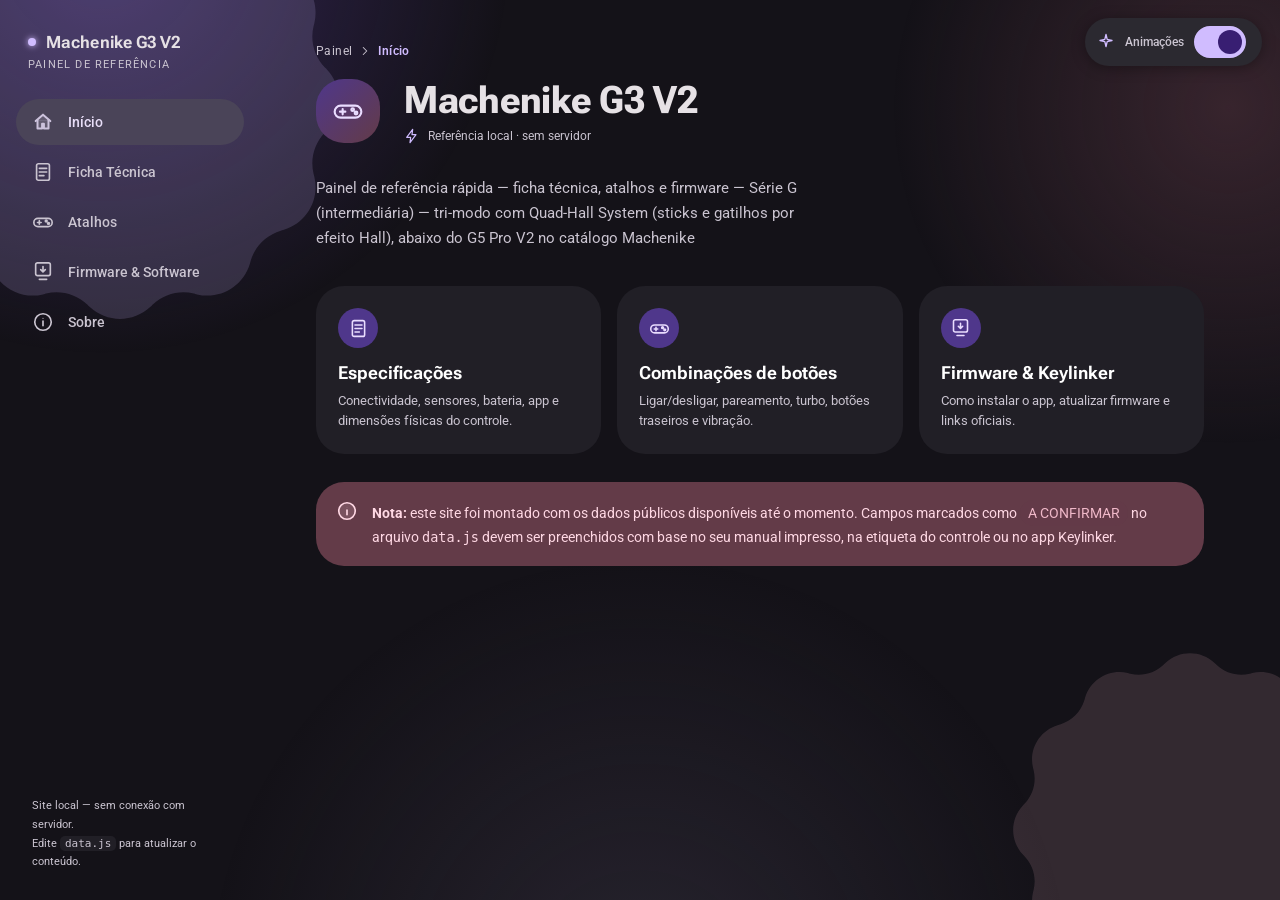
<file: index.html>
<!DOCTYPE html>
<html lang="pt-BR">
<head>
<meta charset="UTF-8">
<meta name="viewport" content="width=device-width, initial-scale=1.0">
<meta name="color-scheme" content="dark">
<link rel="icon" type="image/svg+xml" href="favicon.svg">
<meta name="description" content="Painel de referência não-oficial do Machenike G3 V2: ficha técnica, atalhos de botões e guia de firmware.">
<title>Machenike G3 V2 — Painel de Referência</title>
<link rel="stylesheet" href="style.css">
<script src="fundo-organico.js" defer></script>
<script src="mdharmony-switch.js" defer></script>
</head>
<body>
  <fundo-organico largura="520" velocidade="lenta" opacidade="0.16" style="top:-160px; left:-140px; opacity:0;"></fundo-organico>
  <fundo-organico class="fo-2" largura="420" velocidade="media" opacidade="0.14" style="bottom:-140px; right:-120px; opacity:0;"></fundo-organico>
  <div id="motion-toggle"></div>

  <div class="shell">
    <aside class="sidebar" id="sidebar"></aside>
    <main>
      <div class="breadcrumb">Painel <span class="micon" data-icon="chevron_right" style="width:14px;height:14px;"></span> <span class="accent" id="breadcrumb-atual">Início</span></div>

      <!-- ===== INÍCIO ===== -->
      <section class="page-section" data-page="inicio">
        <div class="hero">
          <div class="hero-icon">
            <span class="micon" data-icon="sports_esports"></span>
          </div>
          <div>
            <h1 class="page-title" id="titulo" style="margin-bottom:6px;"></h1>
            <div class="hero__status"><span class="micon" data-icon="bolt"></span> Referência local · sem servidor</div>
          </div>
        </div>

        <p class="page-sub" id="subtitulo"></p>

        <div class="grid3">
          <button type="button" class="nav-card" data-page="especificacoes">
            <div class="icon-chip"><span class="micon" data-icon="description"></span></div>
            <h3>Especificações</h3>
            <p>Conectividade, sensores, bateria, app e dimensões físicas do controle.</p>
          </button>
          <button type="button" class="nav-card" data-page="atalhos">
            <div class="icon-chip"><span class="micon" data-icon="sports_esports"></span></div>
            <h3>Combinações de botões</h3>
            <p>Ligar/desligar, pareamento, turbo, botões traseiros e vibração.</p>
          </button>
          <button type="button" class="nav-card" data-page="firmware">
            <div class="icon-chip"><span class="micon" data-icon="system_update"></span></div>
            <h3>Firmware & Keylinker</h3>
            <p>Como instalar o app, atualizar firmware e links oficiais.</p>
          </button>
        </div>

        <div class="callout" style="margin-top:28px;">
          <span class="micon" data-icon="info"></span>
          <div>
            <strong>Nota:</strong> este site foi montado com os dados públicos disponíveis até o momento. Campos marcados como
            <span class="pending">A CONFIRMAR</span> no arquivo <code>data.js</code> devem ser preenchidos com base no seu manual
            impresso, na etiqueta do controle ou no app Keylinker.
          </div>
        </div>
      </section>

      <!-- ===== FICHA TÉCNICA ===== -->
      <section class="page-section" data-page="especificacoes" hidden>
        <h1 class="page-title">Ficha Técnica</h1>
        <p class="page-sub">Especificações organizadas por bloco. Valores marcados como <span class="pending">a confirmar</span> ainda não foram encontrados em fonte oficial — edite em <code>data.js</code>.</p>

        <div class="chip-row" id="chips"></div>

        <div id="specs"></div>
      </section>

      <!-- ===== ATALHOS ===== -->
      <section class="page-section" data-page="atalhos" hidden>
        <h1 class="page-title">Atalhos & Combinações</h1>
        <p class="page-sub">Foto real do seu G3 V2 com os pontos de referência marcados. Passe o mouse (ou toque) em cada marcador pra destacar a descrição — ou o contrário, passe na lista pra destacar o ponto na foto.</p>

        <div class="panel">
          <div class="panel__head">
            <div class="head-left">
              <div class="icon-chip"><span class="micon" data-icon="gamepad"></span></div>
              <h2>Layout de referência</h2>
            </div>
            <span class="tag">Foto enviada por InoCity</span>
          </div>
          <div class="diagram-wrap">
            <div>
              <div class="photo-diagram">
                <img src="controle-foto.png" alt="Foto do controle Machenike G3 V2 com marcadores de referência">
                <button class="marker" data-letter="A" aria-label="Analógico esquerdo" style="left:24.7%; top:28.5%; width:46px; height:46px; border-radius:50%;"></button>
                <button class="marker" data-letter="B" aria-label="D-Pad direcional" style="left:36.9%; top:51.6%; width:65px; height:65px; border-radius:50%;"></button>
                <button class="marker" data-letter="C" aria-label="Analógico direito" style="left:62.9%; top:49.8%; width:46px; height:46px; border-radius:50%;"></button>
                <button class="marker" data-letter="D" aria-label="Botões de ação" style="left:75.6%; top:28.5%; width:80px; height:80px; border-radius:50%;"></button>
                <button class="marker" data-letter="E" aria-label="LB" style="left:26.9%; top:2.2%; width:52px; height:22px; border-radius:999px;"></button>
                <button class="marker" data-letter="F" aria-label="RB" style="left:72.4%; top:2.2%; width:52px; height:22px; border-radius:999px;"></button>
                <button class="marker" data-letter="G" aria-label="HOME" style="left:50.1%; top:14.9%; width:30px; height:30px; border-radius:50%;"></button>
                <button class="marker" data-letter="H" aria-label="Captura / Compartilhar" style="left:42.3%; top:25.5%; width:20px; height:20px; border-radius:50%;"></button>
                <button class="marker" data-letter="I" aria-label="Menu" style="left:57.4%; top:25.3%; width:20px; height:20px; border-radius:50%;"></button>
                <button class="marker" data-letter="J" aria-label="Turbo" style="left:50.0%; top:30.7%; width:24px; height:16px; border-radius:999px;"></button>
                <button class="marker" data-letter="K" aria-label="FN" style="left:50.0%; top:38.7%; width:24px; height:16px; border-radius:999px;"></button>
              </div>
              <p class="photo-diagram__hint">Passe o mouse (ou toque) sobre os botões da foto</p>
            </div>
            <ul class="legend" id="legend">
              <li data-letter="A"><span class="letter">A</span> Analógico esquerdo (LS / L3 ao pressionar) — posição alta</li>
              <li data-letter="B"><span class="letter">B</span> D-Pad direcional — posição baixa</li>
              <li data-letter="C"><span class="letter">C</span> Analógico direito (RS / R3 ao pressionar) — posição baixa</li>
              <li data-letter="D"><span class="letter">D</span> Botões de ação — ABXY</li>
              <li data-letter="E"><span class="letter">E</span> LB (bumper esquerdo)</li>
              <li data-letter="F"><span class="letter">F</span> RB (bumper direito)</li>
              <li data-letter="G"><span class="letter">G</span> HOME — o logo iluminado é o botão (liga/desliga, reconecta)</li>
              <li data-letter="H"><span class="letter">H</span> Captura / Compartilhar</li>
              <li data-letter="I"><span class="letter">I</span> Menu (☰)</li>
              <li data-letter="J"><span class="letter">J</span> T — Turbo</li>
              <li data-letter="K"><span class="letter">K</span> FN — camada de função (ativa atalhos secundários)</li>
            </ul>
          </div>

          <div class="callout" style="margin-top:20px; margin-bottom:0;">
            <span class="micon" data-icon="info"></span>
            <div>
              <strong>Aviso da produção:</strong> agora, se você quiser ver o RT/LT e os paddles traseiros (M1/M2)... é melhor comprar o controle mesmo. Essa foto não tem ângulo de raio-X. ◉‿◉
            </div>
          </div>
        </div>

        <div id="shortcuts"></div>
      </section>

      <!-- ===== FIRMWARE ===== -->
      <section class="page-section" data-page="firmware" hidden>
        <h1 class="page-title">Firmware & Software</h1>
        <p class="page-sub" id="appDesc"></p>

        <div class="panel">
          <div class="panel__head">
            <div class="head-left">
              <div class="icon-chip"><span class="micon spin-continuous" data-icon="sync"></span></div>
              <h2>Como configurar / atualizar</h2>
            </div>
          </div>
          <ol class="steps" id="steps"></ol>
        </div>

        <div class="panel">
          <div class="panel__head">
            <div class="head-left">
              <div class="icon-chip"><span class="micon" data-icon="info"></span></div>
              <h2>Observações</h2>
            </div>
          </div>
          <ul class="note-list" id="notas"></ul>
        </div>

        <div class="panel">
          <div class="panel__head">
            <div class="head-left">
              <div class="icon-chip"><span class="micon" data-icon="link"></span></div>
              <h2>Links úteis</h2>
            </div>
          </div>
          <ul class="link-list" id="links"></ul>
        </div>
      </section>

      <!-- ===== SOBRE ===== -->
      <section class="page-section" data-page="sobre" hidden>
        <h1 class="page-title">Sobre este projeto</h1>
        <p class="page-sub">Um painel de referência não-oficial pro Machenike G3 V2, feito por fã pra fã. Nada aqui tem vínculo comercial com a Machenike — é só carinho por um controle bom e vontade de organizar a informação num lugar só.</p>

        <div class="panel">
          <div class="panel__head">
            <div class="head-left">
              <img class="avatar-credito" src="https://github.com/InoCity.png" alt="Foto de perfil de InoCity no GitHub" loading="lazy">
              <h2>InoCity</h2>
            </div>
            <span class="tag">Criador do projeto</span>
          </div>
          <p style="margin:0; font-size:13.5px; line-height:1.65; color:var(--md-on-surface-variant);">
            Idealizou o painel, testou cada atalho no próprio controle, mandou as fotos e as correções de posição dos botões, e garantiu que as informações batessem com a realidade — não só com o manual.
          </p>
        </div>

        <div class="panel">
          <div class="panel__head">
            <div class="head-left">
              <img class="avatar-credito" src="https://github.com/evyly.png" alt="Foto de perfil de Evy (evyly) no GitHub" loading="lazy">
              <h2>Evy (evyly)</h2>
            </div>
            <span class="tag">Componentes Material 3</span>
          </div>
          <p style="margin:0 0 12px; font-size:13.5px; line-height:1.65; color:var(--md-on-surface-variant);">
            Autora do repositório <strong>md3-componentes</strong>, de onde vieram os Web Components usados no tema: o fundo animado orgânico e o switch de "Animações" que aparece fixo no canto da tela. Componentes genuínos, feitos à mão, que deram uma outra cara pro projeto.
          </p>
          <ul class="link-list">
            <li><a href="https://github.com/evyly/md3-componentes" target="_blank" rel="noopener"><span class="micon" data-icon="open_in_new"></span>github.com/evyly/md3-componentes</a></li>
          </ul>
        </div>

        <div class="panel">
          <div class="panel__head">
            <div class="head-left">
              <div class="icon-chip icon-chip--avatar">M</div>
              <h2>Machenike</h2>
            </div>
            <span class="tag">Fabricante</span>
          </div>
          <p style="margin:0 0 12px; font-size:13.5px; line-height:1.65; color:var(--md-on-surface-variant);">
            Pelo controle em si, pelo manual oficial e pela documentação técnica que serviu de base pra maior parte da ficha técnica deste site. Este projeto não é afiliado, endossado ou revisado pela empresa.
          </p>
          <ul class="link-list">
            <li><a href="https://global.machenike.com/" target="_blank" rel="noopener"><span class="micon" data-icon="open_in_new"></span>global.machenike.com</a></li>
          </ul>
        </div>

        <div class="panel">
          <div class="panel__head">
            <div class="head-left">
              <div class="icon-chip icon-chip--avatar"><span class="micon" data-icon="chat_bubble"></span></div>
              <h2>Comunidade</h2>
            </div>
          </div>
          <p style="margin:0; font-size:13.5px; line-height:1.65; color:var(--md-on-surface-variant);">
            A quem testa, resenha, mede polling rate de madrugada e posta listagem em fórum e marketplace — as fontes secundárias citadas ao longo da ficha técnica (reviews independentes, anúncios, discussões) ajudaram a preencher o que o manual oficial deixou de fora.
          </p>
        </div>

        <div class="callout" style="margin-top:20px;">
          <span class="micon" data-icon="info"></span>
          <div>
            <strong>De boa fé:</strong> as informações aqui foram reunidas com cuidado, mas podem ter erro ou ficar desatualizadas. Se achar algo errado, o arquivo <code>data.js</code> é onde tudo mora — é só editar.
          </div>
        </div>
      </section>
    </main>
  </div>

  <script src="icons.js"></script>
  <script src="ripple.js"></script>
  <script src="data.js"></script>
  <script src="nav.js"></script>
  <script src="paginas.js"></script>
  <script>
    renderSidebar("inicio");
    renderMotionToggle();
    renderInicio();
    renderEspecificacoes();
    renderAtalhos();
    renderFirmware();
    hydrateIcons(document);
    initRoteador();
  </script>
</body>
</html>
</file>
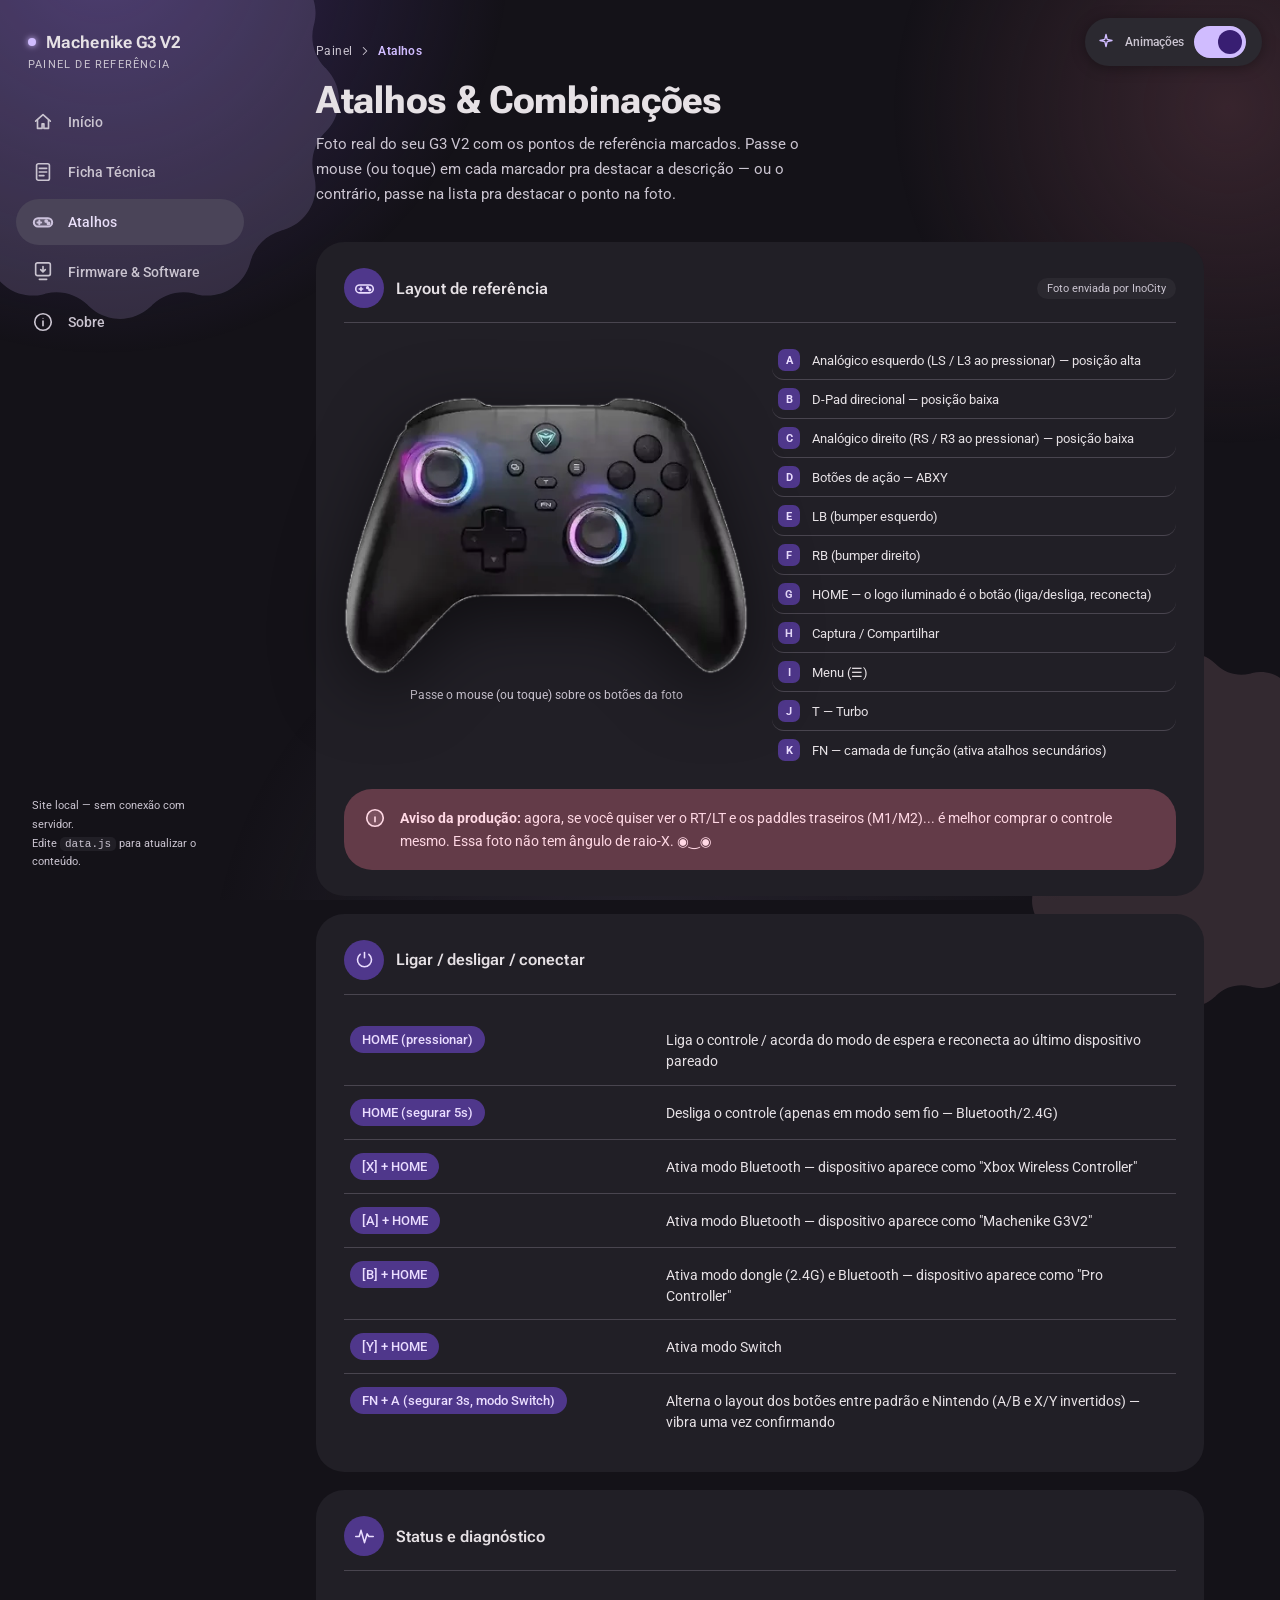
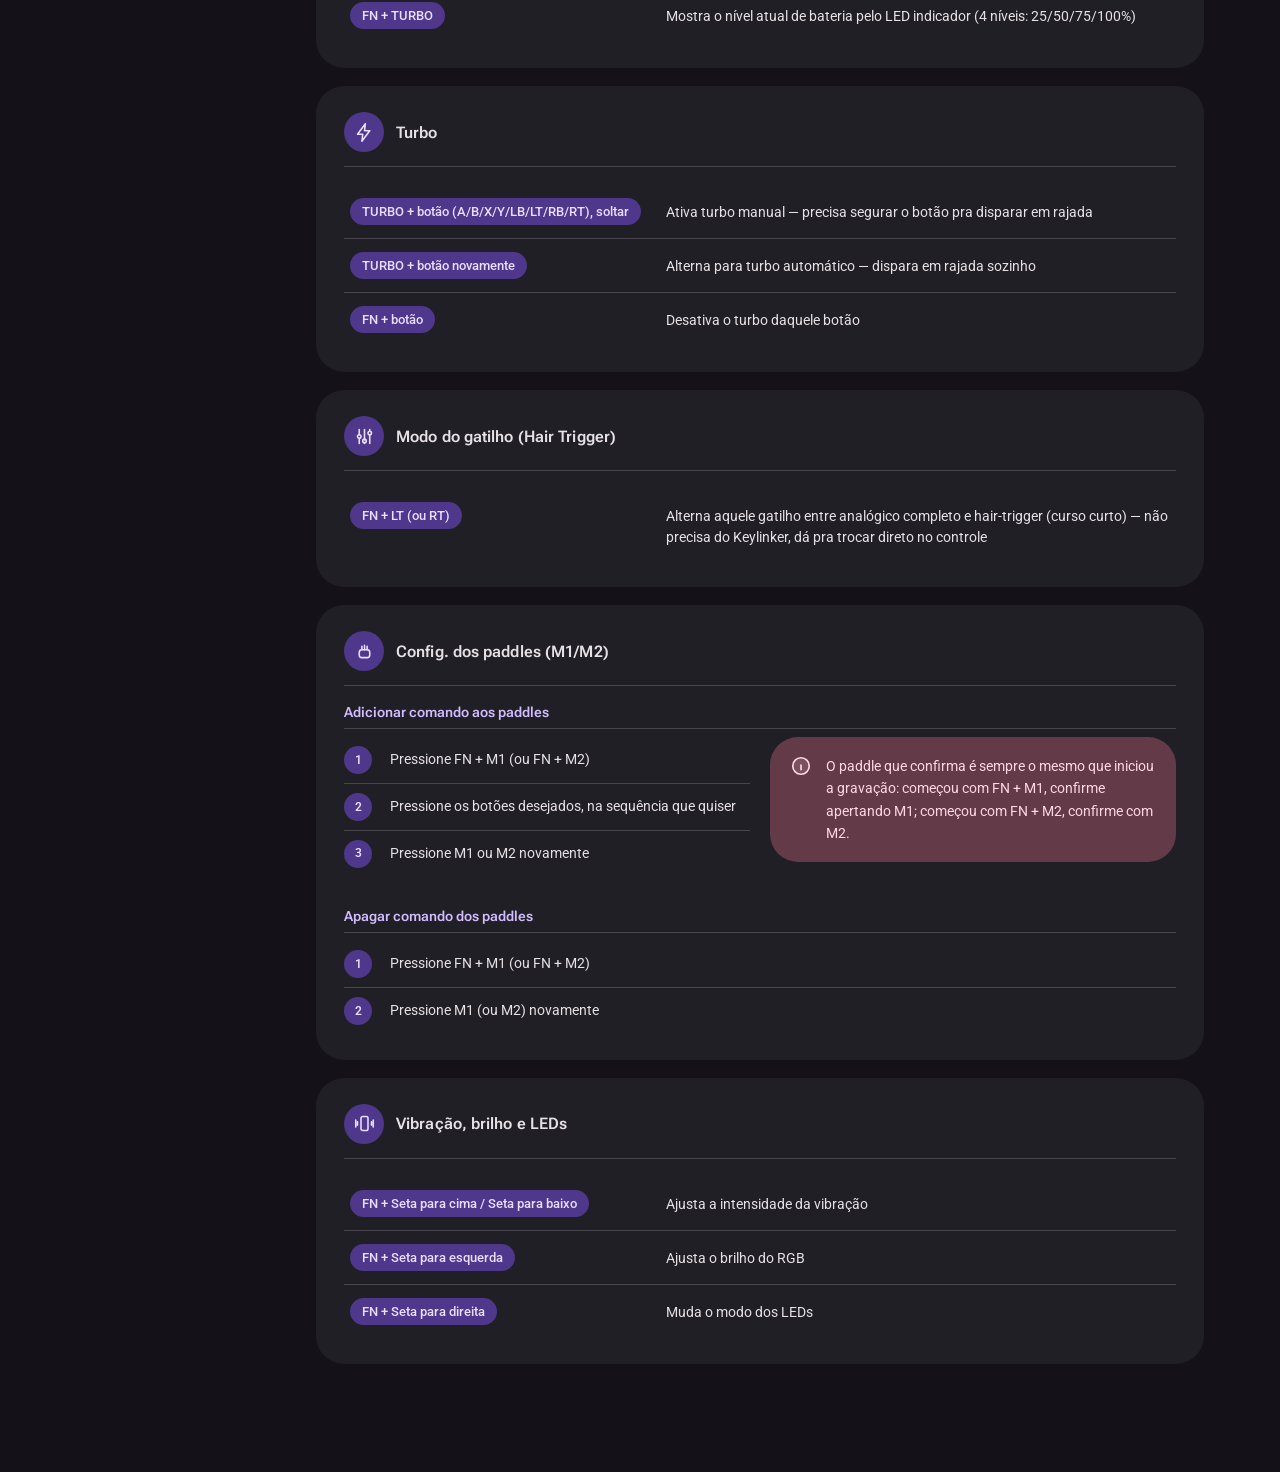
<file: atalhos.html>
<!DOCTYPE html>
<html lang="pt-BR">
<head>
<meta charset="UTF-8">
<meta http-equiv="refresh" content="0; url=index.html#atalhos">
<link rel="canonical" href="index.html#atalhos">
<title>Redirecionando…</title>
</head>
<body>
  <p>Essa página se mudou — <a href="index.html#atalhos">clique aqui</a> se não for redirecionado automaticamente.</p>
  <script>location.replace("index.html#atalhos");</script>
</body>
</html>
</file>
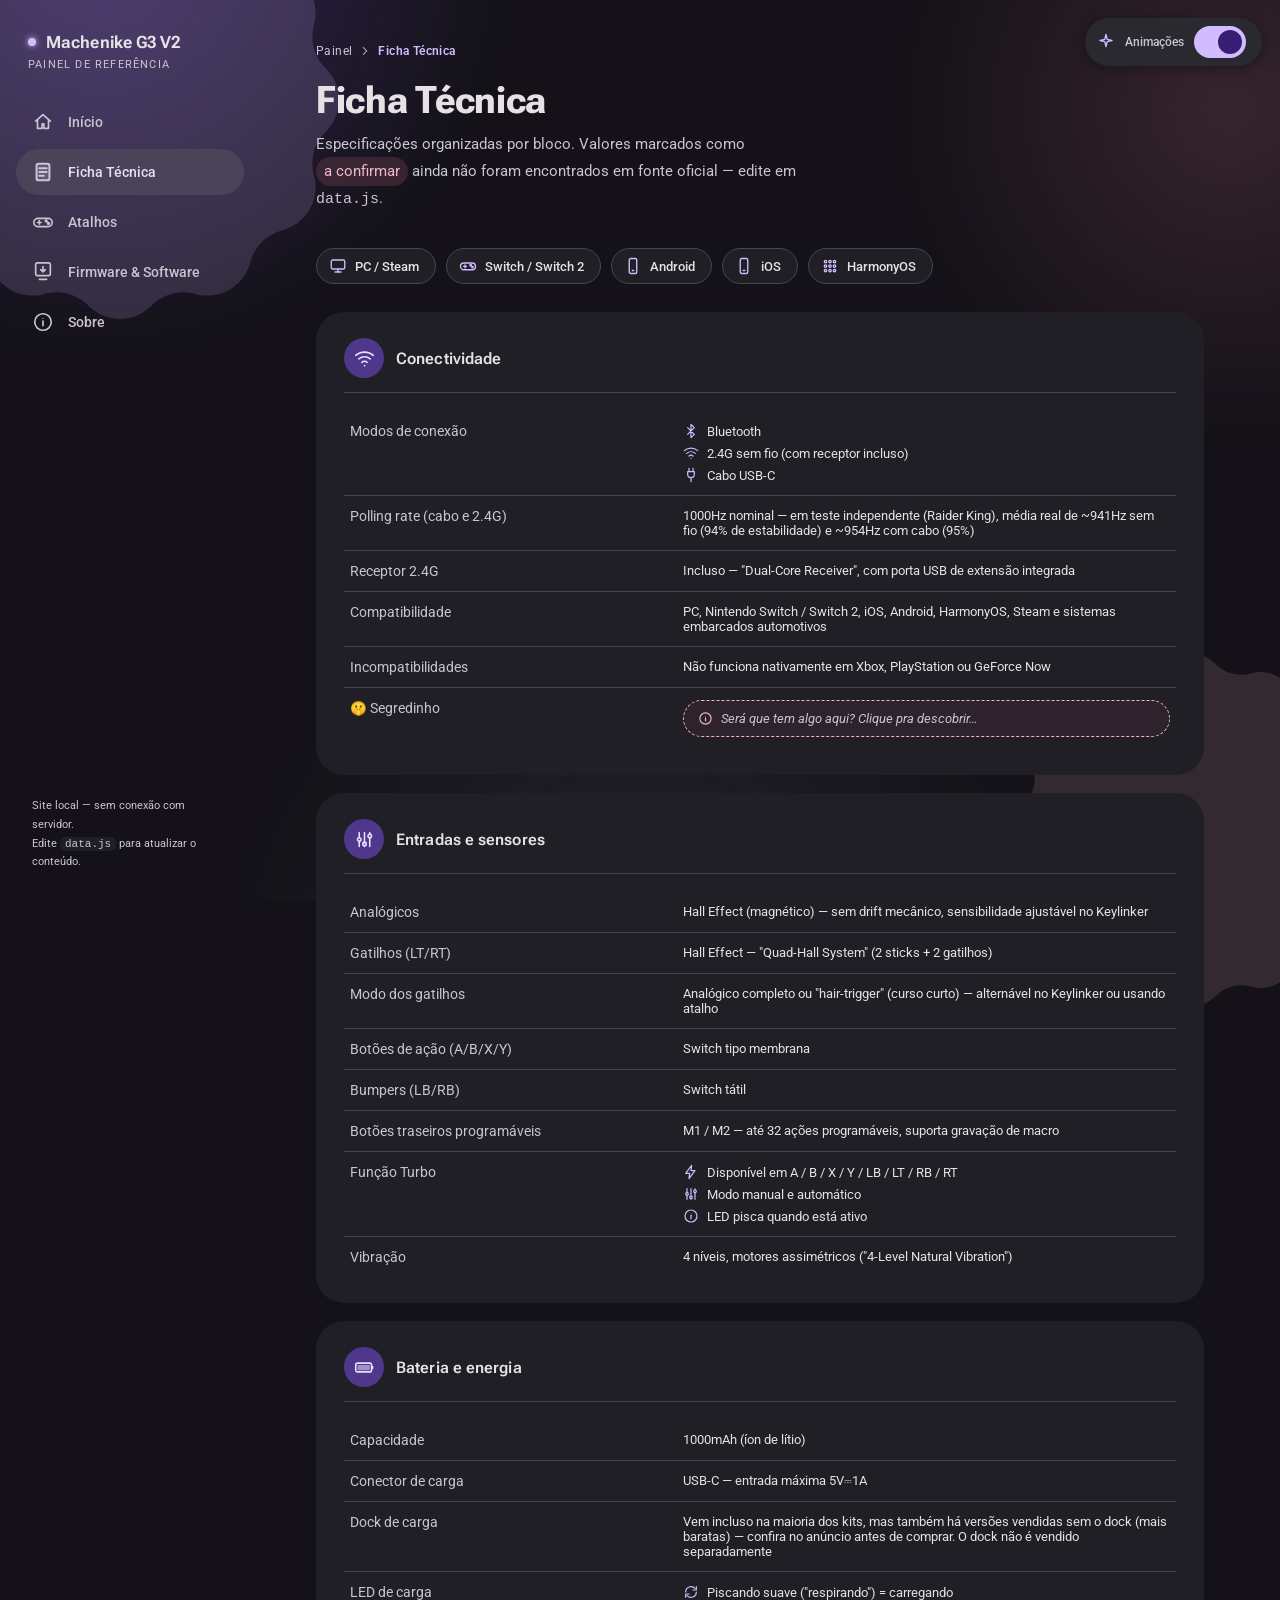
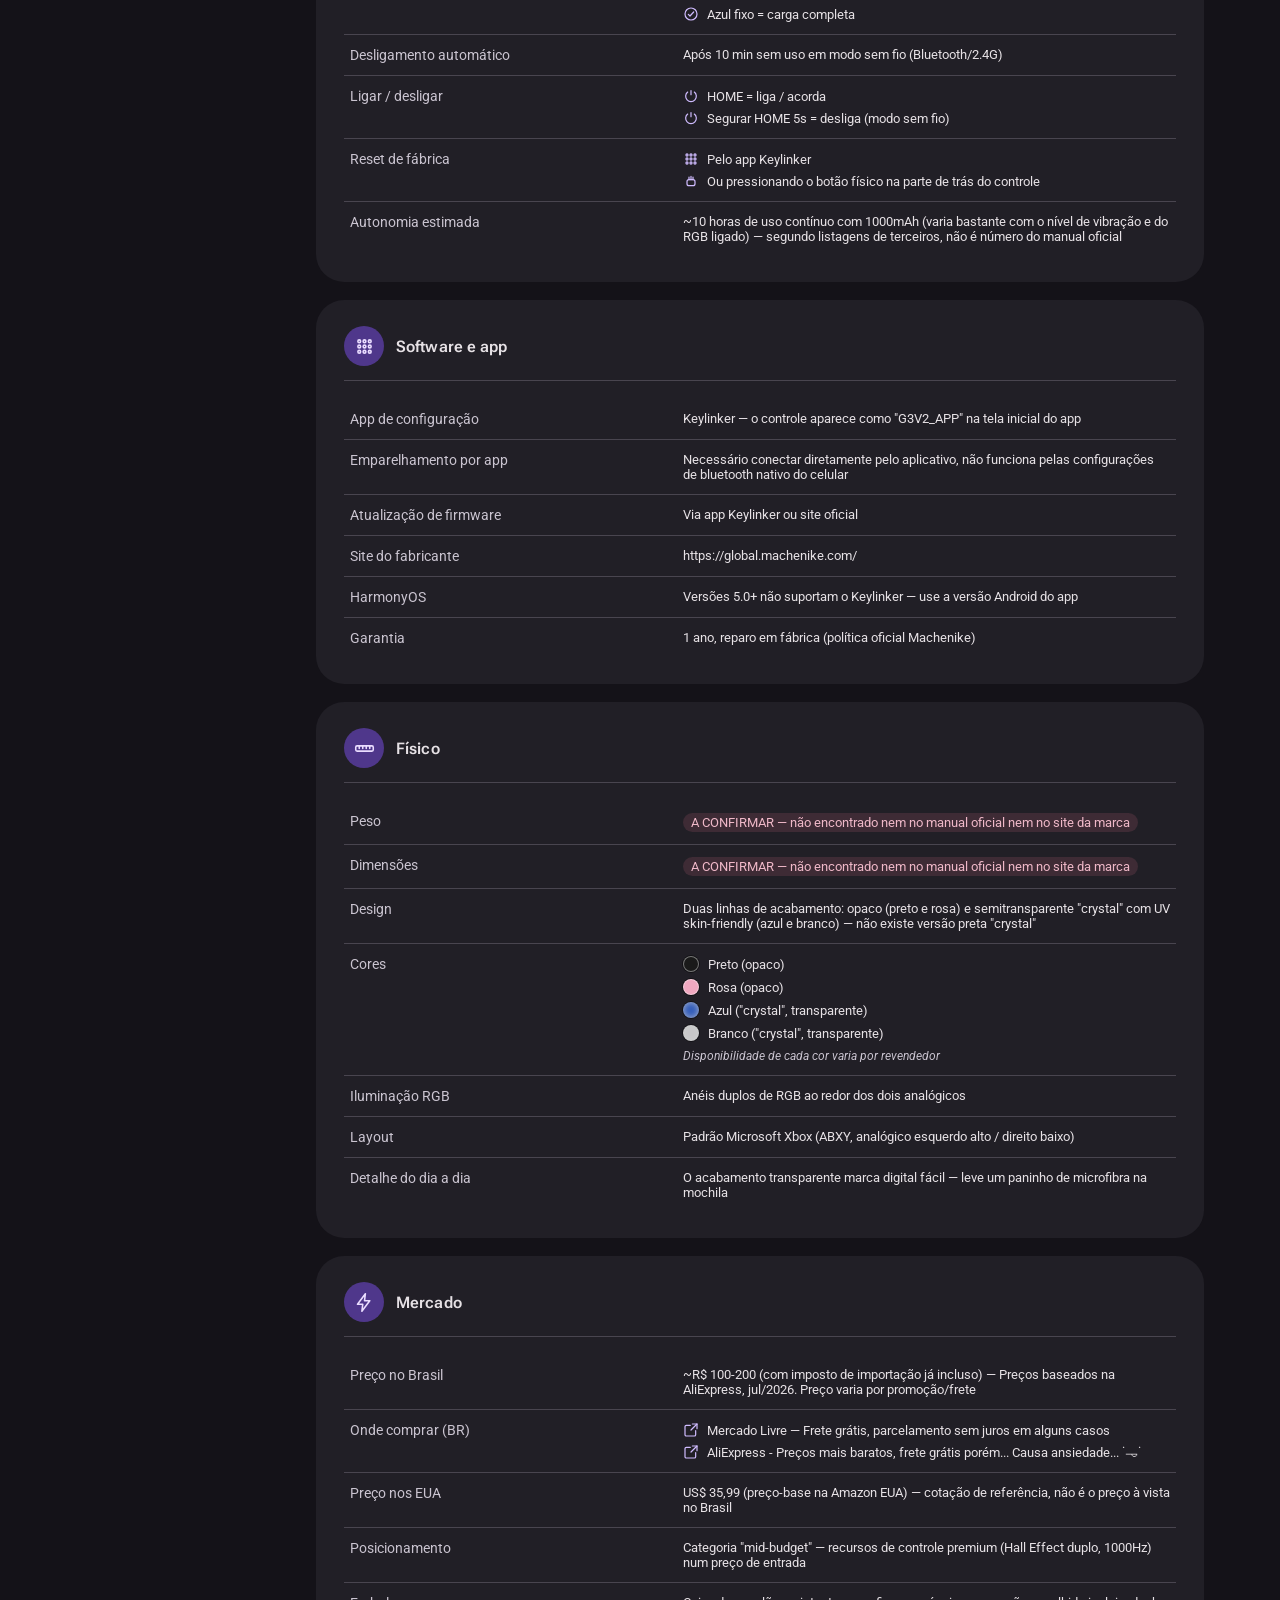
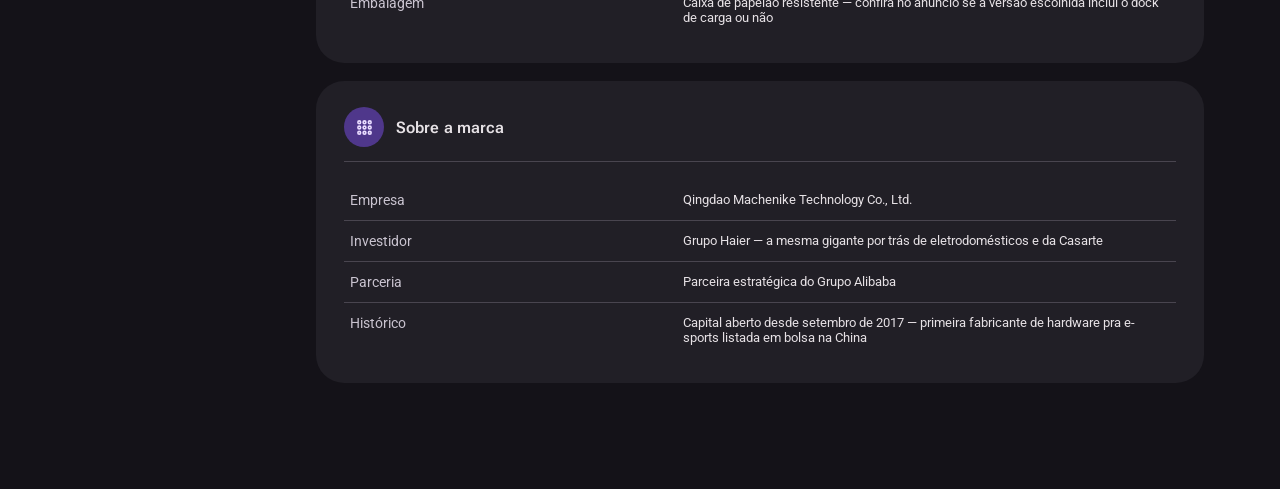
<file: especificacoes.html>
<!DOCTYPE html>
<html lang="pt-BR">
<head>
<meta charset="UTF-8">
<meta http-equiv="refresh" content="0; url=index.html#especificacoes">
<link rel="canonical" href="index.html#especificacoes">
<title>Redirecionando…</title>
</head>
<body>
  <p>Essa página se mudou — <a href="index.html#especificacoes">clique aqui</a> se não for redirecionado automaticamente.</p>
  <script>location.replace("index.html#especificacoes");</script>
</body>
</html>
</file>
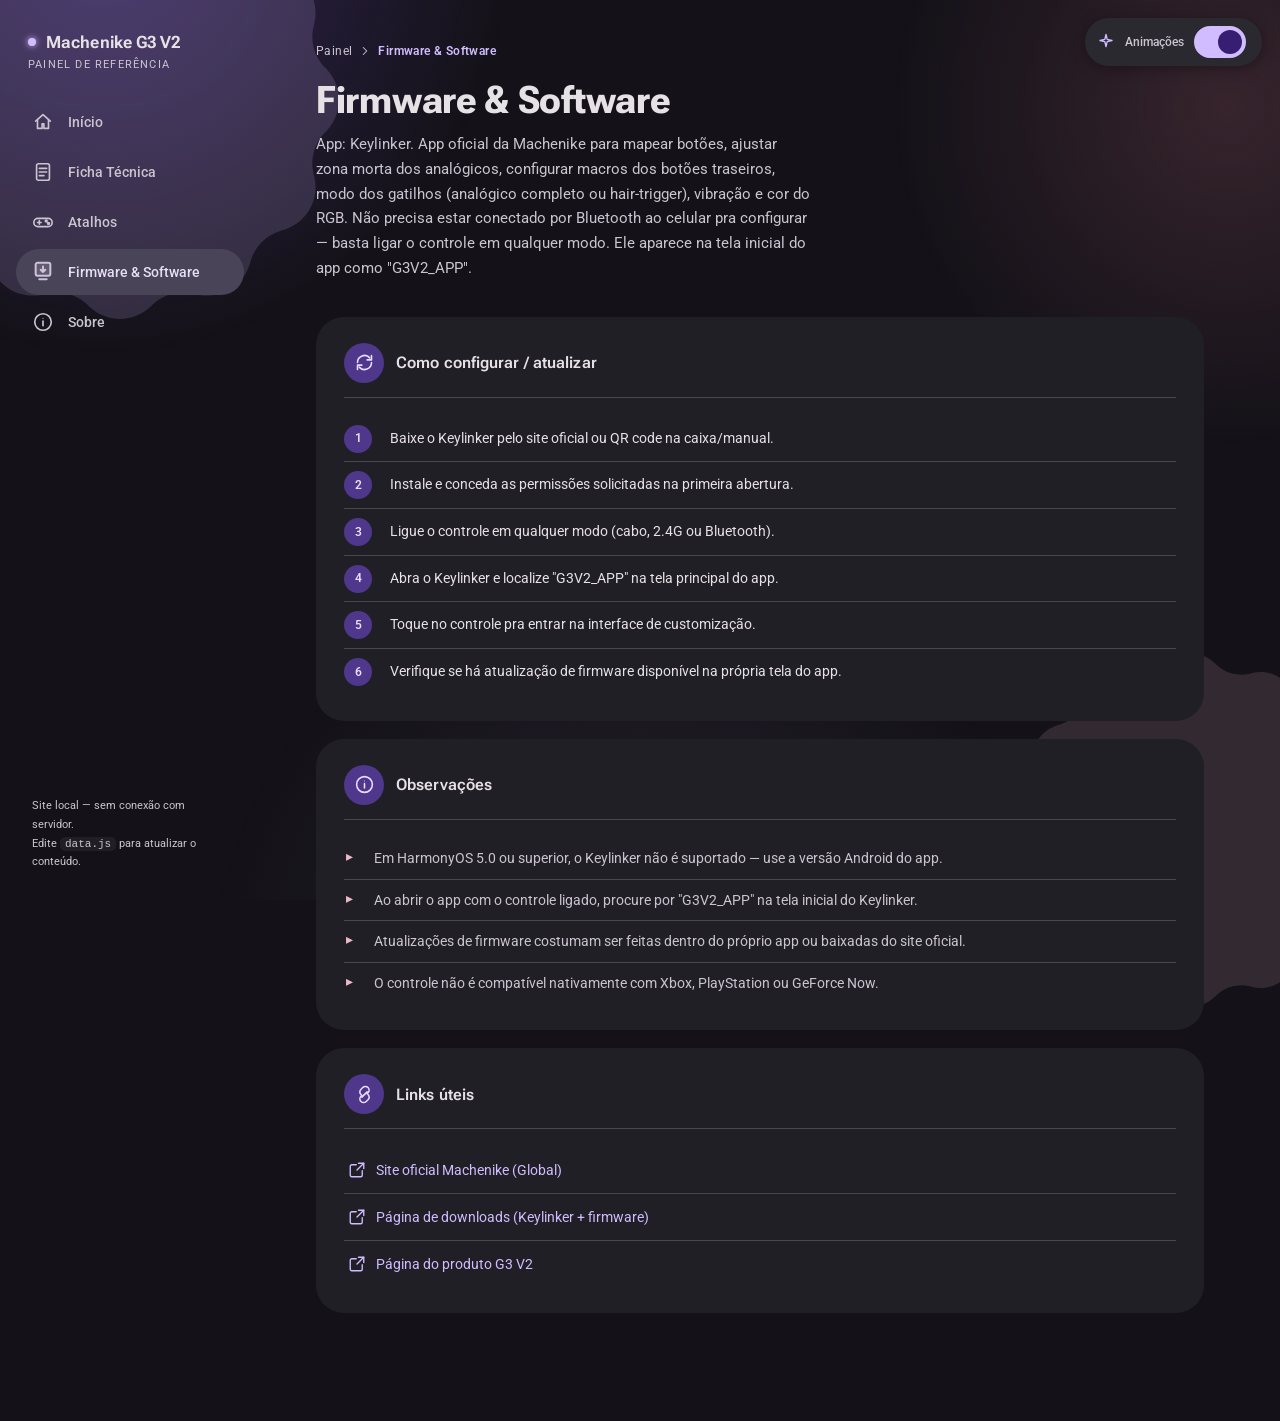
<file: firmware.html>
<!DOCTYPE html>
<html lang="pt-BR">
<head>
<meta charset="UTF-8">
<meta http-equiv="refresh" content="0; url=index.html#firmware">
<link rel="canonical" href="index.html#firmware">
<title>Redirecionando…</title>
</head>
<body>
  <p>Essa página se mudou — <a href="index.html#firmware">clique aqui</a> se não for redirecionado automaticamente.</p>
  <script>location.replace("index.html#firmware");</script>
</body>
</html>
</file>
<file: style.css>
@import url('https://fonts.googleapis.com/css2?family=Roboto:wght@400;500;700&family=Roboto+Flex:opsz,wght@8..144,400..800&display=swap');

/* ============================================================
   MATERIAL YOU — Dynamic Color (baseline M3 dark tonal palette)
   Seed: violeta expressivo (padrão M3), com secundário/terciário
   derivados — a mesma estrutura de cor que o Android usa a
   partir do papel de parede.
   ============================================================ */
:root {
  --md-primary: #D0BCFF;
  --md-on-primary: #381E72;
  --md-primary-container: #4F378B;
  --md-on-primary-container: #EADDFF;

  --md-secondary: #CCC2DC;
  --md-on-secondary: #332D41;
  --md-secondary-container: #4A4458;
  --md-on-secondary-container: #E8DEF8;

  --md-tertiary: #EFB8C8;
  --md-on-tertiary: #492532;
  --md-tertiary-container: #633B48;
  --md-on-tertiary-container: #FFD8E4;

  --md-error: #F2B8B5;

  --md-bg: #141218;
  --md-on-bg: #E6E1E5;

  --md-surface: #141218;
  --md-on-surface: #E6E1E5;
  --md-surface-variant: #49454F;
  --md-on-surface-variant: #CAC4D0;

  --md-outline: #938F99;
  --md-outline-variant: #49454F;

  --md-scrim-lowest: #0F0D13;
  --md-surface-low: #1D1B20;
  --md-surface-container: #211F26;
  --md-surface-high: #2B2930;
  --md-surface-highest: #36343B;

  --shape-xs: 12px;
  --shape-sm: 16px;
  --shape-md: 20px;
  --shape-lg: 28px;
  --shape-xl: 36px;

  --m3-standard: cubic-bezier(0.2, 0, 0, 1);
  --m3-spring: cubic-bezier(0.34, 1.56, 0.64, 1);
  --m3-spring-soft: cubic-bezier(0.3, 1.2, 0.4, 1);

  --font-body: 'Roboto', system-ui, sans-serif;
  --font-display: 'Roboto Flex', 'Roboto', system-ui, sans-serif;
  --mono: 'Roboto', system-ui, monospace;

  /* ------------------------------------------------------------
     Pontes de compatibilidade para os Web Components trazidos do
     repo md3-componentes (evyly). Esses componentes esperam as
     variáveis --md-sys-color-* e --md-motion-* no host da página
     (padrão de nomenclatura oficial do Material Design Tokens).
     Sem isso, o switch por exemplo perde a cor E a animação de
     "esticar" o thumb (o transition-duration vira inválido).
     ------------------------------------------------------------ */
  --md-sys-color-primary: var(--md-primary);
  --md-sys-color-on-primary: var(--md-on-primary);
  --md-sys-color-primary-container: var(--md-primary-container);
  --md-sys-color-on-primary-container: var(--md-on-primary-container);
  --md-sys-color-secondary-container: var(--md-secondary-container);
  --md-sys-color-on-secondary-container: var(--md-on-secondary-container);
  --md-sys-color-surface-variant: var(--md-surface-variant);
  --md-sys-color-outline: var(--md-outline);
  --md-sys-color-on-surface: var(--md-on-surface);
  --md-sys-color-inverse-on-surface: var(--md-surface-highest);
  --md-sys-shape-corner-full: 624.9375rem;

  --md-motion-duration: 380ms;
  --md-motion-easing-standard: cubic-bezier(0.2, 0, 0, 1);
  --md-motion-easing-expressive: cubic-bezier(0.3, 1, 0.1, 1);
  --md-motion-easing-stretch: cubic-bezier(0.42, 1.67, 0.21, 0.9);
}

* { box-sizing: border-box; }

html { background: #141218; }

html, body {
  margin: 0;
  padding: 0;
  background: var(--md-bg);
  color: var(--md-on-bg);
  font-family: var(--font-body);
}

body {
  position: relative;
  min-height: 100vh;
  overflow-x: hidden;
}

body::before {
  content: "";
  position: fixed;
  inset: 0;
  z-index: 0;
  background:
    radial-gradient(680px circle at 8% -6%, color-mix(in srgb, var(--md-primary-container) 55%, transparent), transparent 60%),
    radial-gradient(560px circle at 96% 12%, color-mix(in srgb, var(--md-tertiary-container) 45%, transparent), transparent 60%),
    radial-gradient(720px circle at 50% 110%, color-mix(in srgb, var(--md-secondary-container) 35%, transparent), transparent 60%);
  pointer-events: none;
}

a { color: inherit; text-decoration: none; }

.micon {
  width: 22px;
  height: 22px;
  display: inline-block;
  flex-shrink: 0;
  fill: none;
  stroke: currentColor;
  stroke-width: 1.8;
  stroke-linecap: round;
  stroke-linejoin: round;
  vertical-align: middle;
  transition: transform 0.45s var(--m3-spring), stroke-width 0.35s var(--m3-spring-soft), fill-opacity 0.35s var(--m3-spring-soft);
  transform-origin: center;
}

.shell {
  position: relative;
  z-index: 1;
  display: grid;
  grid-template-columns: 260px 1fr;
  min-height: 100vh;
}

.sidebar {
  padding: 28px 16px;
  position: sticky;
  top: 0;
  height: 100vh;
  display: flex;
  flex-direction: column;
}

.sidebar__brand { padding: 4px 12px 20px; margin-bottom: 8px; }
.sidebar__brand .brand-row { display: flex; align-items: center; gap: 10px; }
.sidebar__brand .micon { width: 22px; height: 22px; color: var(--md-primary); }
.sidebar__brand .live-dot {
  width: 8px;
  height: 8px;
  border-radius: 50%;
  background: var(--md-primary);
  box-shadow: 0 0 6px var(--md-primary);
  flex-shrink: 0;
  animation: live-dot-pulso 2s ease-in-out infinite;
}
@keyframes live-dot-pulso {
  0%, 100% { opacity: 1; transform: scale(1); }
  50% { opacity: 0.4; transform: scale(0.75); }
}
.sidebar__brand strong {
  font-family: var(--font-display);
  font-variation-settings: 'wght' 650, 'opsz' 24;
  font-size: 17px;
  letter-spacing: 0.1px;
}
.sidebar__brand span.eyebrow {
  display: block;
  font-size: 11px;
  color: var(--md-on-surface-variant);
  margin-top: 6px;
  letter-spacing: 1.2px;
  text-transform: uppercase;
}

.nav-list { display: flex; flex-direction: column; gap: 4px; }

.nav-item {
  position: relative;
  display: flex;
  align-items: center;
  gap: 14px;
  padding: 12px 16px;
  font-size: 14px;
  font-weight: 500;
  font-family: inherit;
  color: var(--md-on-surface-variant);
  border-radius: var(--shape-xl);
  border: none;
  background: none;
  text-align: left;
  cursor: pointer;
  width: 100%;
  transition: background 0.35s var(--m3-standard), color 0.35s var(--m3-standard), border-radius 0.35s var(--m3-standard);
  z-index: 1;
}
.nav-item .micon { width: 22px; height: 22px; }
.nav-item:hover {
  background: color-mix(in srgb, var(--md-surface-high) 70%, transparent);
  border-radius: var(--shape-sm);
}
.nav-item:hover .micon {
  transform: rotate(-10deg) scale(1.1);
  stroke-width: 2.2;
}
.nav-item.active { color: var(--md-on-secondary-container); background: var(--md-secondary-container); }
.nav-item.active .micon {
  stroke-width: 2.2;
  fill: currentColor;
  fill-opacity: 0.18;
  color: var(--md-secondary);
}

.sidebar__footer {
  margin-top: auto;
  padding: 16px 16px 0;
  font-size: 11px;
  color: var(--md-on-surface-variant);
  line-height: 1.7;
}
.sidebar__footer code { background: var(--md-surface-container); padding: 1px 5px; border-radius: 5px; }

main { position: relative; z-index: 1; padding: 44px 56px 90px; max-width: 1000px; }

.breadcrumb {
  display: flex;
  align-items: center;
  gap: 6px;
  font-size: 12px;
  color: var(--md-on-surface-variant);
  letter-spacing: 0.4px;
  margin-bottom: 20px;
  animation: fade-up 0.5s var(--m3-standard) both;
}
.breadcrumb .accent { color: var(--md-primary); font-weight: 600; }

h1.page-title {
  font-family: var(--font-display);
  font-variation-settings: 'wght' 700, 'opsz' 40;
  font-size: 38px;
  letter-spacing: -0.3px;
  margin: 0 0 10px;
  animation: fade-up 0.55s var(--m3-standard) both;
  animation-delay: 0.05s;
}

.page-sub {
  color: var(--md-on-surface-variant);
  font-size: 15px;
  margin: 0 0 36px;
  max-width: 62ch;
  line-height: 1.65;
  animation: fade-up 0.55s var(--m3-standard) both;
  animation-delay: 0.1s;
}

.panel {
  background: var(--md-surface-container);
  border-radius: var(--shape-lg);
  padding: 26px 28px;
  margin-bottom: 18px;
  animation: fade-up 0.55s var(--m3-standard) both;
  transition: border-radius 0.4s var(--m3-standard), background 0.3s ease;
}
.panel:hover { border-radius: var(--shape-xl) var(--shape-xs) var(--shape-xl) var(--shape-xs); }

.panel__head {
  display: flex;
  align-items: center;
  gap: 12px;
  justify-content: space-between;
  margin-bottom: 18px;
  padding-bottom: 14px;
  border-bottom: 1px solid var(--md-outline-variant);
}
.panel__head .head-left { display: flex; align-items: center; gap: 12px; }

.icon-chip {
  display: flex;
  align-items: center;
  justify-content: center;
  width: 40px;
  height: 40px;
  border-radius: var(--shape-md);
  background: var(--md-primary-container);
  color: var(--md-on-primary-container);
  flex-shrink: 0;
  transition: border-radius 0.4s var(--m3-standard), transform 0.4s var(--m3-spring);
}
.panel:hover .icon-chip { border-radius: 50%; transform: rotate(20deg); }

.spin-continuous { animation: rotate-slow 3s linear infinite; }
@keyframes rotate-slow { from { transform: rotate(0deg); } to { transform: rotate(360deg); } }

/* ---------- avatares da página Sobre (foto real ou letra) ---------- */
.avatar-credito {
  width: 44px;
  height: 44px;
  border-radius: 50%;
  object-fit: cover;
  flex-shrink: 0;
  border: 1.5px solid var(--md-outline-variant);
  background: var(--md-surface-high);
}
.icon-chip--avatar {
  width: 44px;
  height: 44px;
  border-radius: 50% !important;
  font-family: var(--font-display);
  font-weight: 700;
  font-size: 19px;
}
.icon-chip--avatar .micon { width: 22px; height: 22px; }
.icon-chip .micon { width: 21px; height: 21px; }

.panel__head h2 {
  font-family: var(--font-display);
  font-variation-settings: 'wght' 600, 'opsz' 20;
  font-size: 16px;
  letter-spacing: 0.1px;
  margin: 0;
}
.panel__head .tag {
  font-size: 11px;
  color: var(--md-on-surface-variant);
  background: var(--md-surface-high);
  padding: 4px 10px;
  border-radius: 999px;
}

table.spec { width: 100%; border-collapse: collapse; font-size: 13.5px; }
table.spec tr { border-bottom: 1px solid var(--md-outline-variant); }
table.spec tr:last-child { border-bottom: none; }
table.spec td { padding: 12px 6px; vertical-align: top; }
table.spec td:first-child { color: var(--md-on-surface-variant); width: 40%; }
table.spec td:last-child { font-size: 13px; }
.pending {
  color: var(--md-tertiary);
  background: color-mix(in srgb, var(--md-tertiary-container) 45%, transparent);
  padding: 2px 8px;
  border-radius: 999px;
  display: inline-block;
}

.shortcut-row {
  display: grid;
  grid-template-columns: minmax(200px, 300px) 1fr;
  gap: 16px;
  padding: 13px 6px;
  border-bottom: 1px solid var(--md-outline-variant);
  align-items: start;
}
.shortcut-row:last-child { border-bottom: none; }
.combo {
  display: inline-block;
  font-size: 12.5px;
  font-weight: 500;
  background: var(--md-primary-container);
  color: var(--md-on-primary-container);
  padding: 6px 12px;
  border-radius: var(--shape-sm);
  width: fit-content;
  transition: border-radius 0.35s var(--m3-standard);
}
.shortcut-row:hover .combo { border-radius: 999px; }
.shortcut-row .acao { font-size: 13.5px; color: var(--md-on-surface); line-height: 1.55; padding-top: 4px; }

.grid3 { display: grid; grid-template-columns: repeat(3, 1fr); gap: 16px; margin-top: 8px; }

.nav-card {
  display: block;
  width: 100%;
  border: none;
  font-family: inherit;
  text-align: left;
  cursor: pointer;
  background: var(--md-surface-container);
  border-radius: var(--shape-lg);
  padding: 22px;
  transition: border-radius 0.4s var(--m3-standard), transform 0.35s var(--m3-spring), background 0.3s ease;
  animation: fade-up 0.6s var(--m3-standard) both;
}
.nav-card:nth-child(1) { animation-delay: 0.15s; }
.nav-card:nth-child(2) { animation-delay: 0.25s; }
.nav-card:nth-child(3) { animation-delay: 0.35s; }
.nav-card:hover {
  border-radius: var(--shape-xl) var(--shape-xs) var(--shape-xl) var(--shape-xs);
  transform: translateY(-4px);
  background: var(--md-surface-high);
}
.nav-card .icon-chip { margin-bottom: 14px; }
.nav-card:hover .icon-chip {
  border-radius: 50%;
  transform: rotate(-18deg) scale(1.05);
  background: var(--md-tertiary-container);
  color: var(--md-on-tertiary-container);
}
.nav-card h3 { font-family: var(--font-display); font-variation-settings: 'wght' 650, 'opsz' 24; font-size: 18px; margin: 0 0 8px; }
.nav-card p { font-size: 13px; color: var(--md-on-surface-variant); margin: 0; line-height: 1.55; }

.steps { counter-reset: step; list-style: none; padding: 0; margin: 0; }
.subsecao { margin-top: 18px; }
.subsecao:first-child { margin-top: 0; }
.subsecao__titulo {
  font-family: var(--font-display);
  font-variation-settings: 'wght' 600, 'opsz' 18;
  font-size: 13.5px;
  color: var(--md-primary);
  margin: 0 0 8px;
  padding-bottom: 8px;
  border-bottom: 1px solid var(--md-outline-variant);
}
.subsecao + .subsecao { margin-top: 22px; }

/* ---------- mini-lista dentro de uma célula da ficha técnica ---------- */
.mini-lista {
  list-style: none;
  padding: 0;
  margin: 0;
  display: flex;
  flex-direction: column;
  gap: 6px;
}
.mini-lista li {
  display: flex;
  align-items: center;
  gap: 8px;
}
.mini-lista .micon {
  width: 16px;
  height: 16px;
  color: var(--md-primary);
  flex-shrink: 0;
}

/* ---------- lista de cores com amostra visual ---------- */
.lista-cores {
  list-style: none;
  padding: 0;
  margin: 0;
  display: flex;
  flex-direction: column;
  gap: 7px;
}
.lista-cores li { display: flex; align-items: center; gap: 9px; }
.amostra-cor {
  width: 16px;
  height: 16px;
  border-radius: 50%;
  border: 1.5px solid rgba(255, 255, 255, 0.4);
  flex-shrink: 0;
  box-shadow: 0 0 0 1px rgba(0, 0, 0, 0.5);
}
.amostra-cor.transparente {
  box-shadow: 0 0 0 1px rgba(0, 0, 0, 0.5), inset 0 0 5px rgba(255, 255, 255, 0.6);
  opacity: 0.8;
}
.mini-nota {
  font-size: 11.5px;
  color: var(--md-on-surface-variant);
  margin: 8px 0 0;
  font-style: italic;
}

/* ---------- segredinho revelável (toque/clique pra mostrar) ---------- */
.segredo-reveal {
  display: block;
  width: 100%;
  text-align: left;
  background: color-mix(in srgb, var(--md-tertiary-container) 20%, transparent);
  border: 1px dashed var(--md-tertiary);
  border-radius: var(--shape-md);
  padding: 10px 14px;
  cursor: pointer;
  font-family: inherit;
  font-size: 13px;
  color: inherit;
  transition: background 0.3s ease, border-color 0.3s ease, border-radius 0.4s var(--m3-standard);
}
.segredo-reveal:hover {
  background: color-mix(in srgb, var(--md-tertiary-container) 35%, transparent);
  border-color: var(--md-tertiary);
}
.segredo-reveal.is-revelado {
  border-style: solid;
  border-radius: var(--shape-sm);
  cursor: default;
}
.segredo-reveal__teaser {
  display: flex;
  align-items: center;
  gap: 8px;
  font-style: italic;
  color: var(--md-on-surface-variant);
}
.segredo-reveal__teaser .micon {
  width: 15px;
  height: 15px;
  color: var(--md-tertiary);
  flex-shrink: 0;
  animation: segredo-pulso 2.2s ease-in-out infinite;
}
.segredo-reveal.is-revelado .segredo-reveal__teaser { display: none; }

.segredo-reveal__real {
  display: block;
  max-height: 0;
  opacity: 0;
  overflow: hidden;
  transition: max-height 0.45s var(--m3-standard), opacity 0.35s var(--m3-standard);
}
.segredo-reveal.is-revelado .segredo-reveal__real {
  max-height: 240px;
  opacity: 1;
}

@keyframes segredo-pulso {
  0%, 100% { opacity: 1; transform: scale(1); }
  50% { opacity: 0.5; transform: scale(0.85); }
}

/* ---------- chips de compatibilidade (Material 3 Assist Chip) ---------- */
.chip-row {
  display: flex;
  flex-wrap: wrap;
  gap: 10px;
  margin-bottom: 28px;
}
.chip {
  display: inline-flex;
  align-items: center;
  gap: 8px;
  padding: 8px 16px 8px 12px;
  border-radius: 999px;
  background: var(--md-surface-container);
  border: 1px solid var(--md-outline-variant);
  color: var(--md-on-surface);
  font-size: 13px;
  font-weight: 500;
  animation: fade-up 0.5s var(--m3-standard) both;
  transition: background 0.3s ease, border-color 0.3s ease, transform 0.3s var(--m3-spring);
}
.chip:hover {
  background: var(--md-surface-high);
  border-color: var(--md-primary);
  transform: translateY(-2px);
}
.chip .micon { width: 18px; height: 18px; color: var(--md-primary); }

/* ---------- efeito ripple genuíno (ondulação de toque Material) ---------- */
.md-ripple {
  position: absolute;
  border-radius: 50%;
  background: currentColor;
  opacity: 0.22;
  transform: scale(0);
  pointer-events: none;
  animation: md-ripple-anim 0.65s var(--m3-standard);
}
@keyframes md-ripple-anim {
  to { transform: scale(1); opacity: 0; }
}

.subsecao__corpo { display: block; }
.subsecao__corpo.com-nota {
  display: grid;
  grid-template-columns: 1fr 1fr;
  gap: 20px;
  align-items: stretch;
}
.subsecao__corpo.com-nota .steps { align-self: start; }
.callout--compacta {
  margin: 0;
  padding: 14px 16px;
  border-radius: var(--shape-md);
  font-size: 12.5px;
  height: fit-content;
  align-self: center;
}
@media (max-width: 640px) {
  .subsecao__corpo.com-nota { grid-template-columns: 1fr; }
}
.steps li {
  counter-increment: step;
  position: relative;
  padding: 12px 0 12px 46px;
  border-bottom: 1px solid var(--md-outline-variant);
  font-size: 14px;
  line-height: 1.55;
}
.steps li:last-child { border-bottom: none; }
.steps li::before {
  content: counter(step);
  position: absolute;
  left: 0;
  top: 9px;
  width: 28px;
  height: 28px;
  background: var(--md-primary-container);
  color: var(--md-on-primary-container);
  border-radius: var(--shape-sm);
  font-size: 12px;
  font-weight: 600;
  display: flex;
  align-items: center;
  justify-content: center;
  transition: border-radius 0.35s var(--m3-standard);
}
.steps li:hover::before { border-radius: 50%; }

.note-list { list-style: none; padding: 0; margin: 0; }
.note-list li {
  padding: 10px 0 10px 30px;
  position: relative;
  font-size: 13.5px;
  color: var(--md-on-surface-variant);
  line-height: 1.55;
  border-bottom: 1px solid var(--md-outline-variant);
}
.note-list li:last-child { border-bottom: none; }
.note-list li::before {
  content: "▸";
  position: absolute;
  left: 2px;
  top: 8px;
  font-size: 14px;
  color: var(--md-tertiary);
}

.btn {
  display: inline-flex;
  align-items: center;
  gap: 8px;
  padding: 11px 24px;
  border-radius: 999px;
  background: var(--md-primary);
  color: var(--md-on-primary);
  font-size: 14px;
  font-weight: 600;
  transition: transform 0.3s var(--m3-spring), box-shadow 0.3s ease;
}
.btn:hover {
  transform: translateY(-2px);
  box-shadow: 0 6px 18px color-mix(in srgb, var(--md-primary) 40%, transparent);
}

.link-list { list-style: none; padding: 0; margin: 0; }
.link-list li { padding: 4px 0; border-bottom: 1px solid var(--md-outline-variant); }
.link-list li:last-child { border-bottom: none; }
.link-list a {
  display: flex;
  align-items: center;
  gap: 10px;
  padding: 10px 4px;
  color: var(--md-primary);
  font-size: 13.5px;
  border-radius: var(--shape-xs);
  transition: background 0.3s ease, padding-left 0.3s var(--m3-standard);
}
.link-list a:hover { background: var(--md-surface-high); padding-left: 12px; }
.link-list a .micon { width: 18px; height: 18px; transition: transform 0.4s var(--m3-spring); }
.link-list a:hover .micon { transform: rotate(45deg); }

.callout {
  display: flex;
  gap: 14px;
  background: var(--md-tertiary-container);
  color: var(--md-on-tertiary-container);
  padding: 18px 20px;
  border-radius: var(--shape-lg);
  font-size: 13.5px;
  line-height: 1.65;
  margin-bottom: 24px;
  animation: fade-up 0.6s var(--m3-standard) both;
  animation-delay: 0.45s;
}
.callout .micon { flex-shrink: 0; width: 22px; height: 22px; fill: currentColor; fill-opacity: 0.15; }
.callout strong { font-weight: 700; }

.hero-icon {
  width: 64px;
  height: 64px;
  flex-shrink: 0;
  display: flex;
  align-items: center;
  justify-content: center;
  border-radius: var(--shape-lg);
  background: linear-gradient(135deg, var(--md-primary-container), var(--md-tertiary-container));
  animation: hero-icon-morph 6s ease-in-out infinite, fade-up 0.6s var(--m3-standard) both;
}
.hero-icon .micon {
  width: 32px;
  height: 32px;
  color: var(--md-on-primary-container);
  stroke-width: 1.6;
  animation: hero-icon-balanco 3.4s ease-in-out infinite;
}
@keyframes hero-icon-morph {
  0%, 100% { border-radius: var(--shape-lg); }
  50% { border-radius: 50%; }
}
@keyframes hero-icon-balanco {
  0%, 100% { transform: rotate(-6deg) scale(1); }
  50% { transform: rotate(6deg) scale(1.08); }
}

.hero { display: flex; align-items: center; gap: 24px; margin-bottom: 32px; }
.hero__status { font-size: 12px; color: var(--md-on-surface-variant); display: flex; align-items: center; gap: 8px; }
.hero__status .micon { width: 16px; height: 16px; color: var(--md-primary); animation: spin-in 1s var(--m3-spring) both; }

.diagram-wrap { display: grid; grid-template-columns: 1fr 1fr; gap: 24px; align-items: center; }
.diagram-wrap svg { width: 100%; height: auto; }
.legend { list-style: none; padding: 0; margin: 0; font-size: 13px; }
.legend li {
  display: flex;
  gap: 12px;
  padding: 8px 6px;
  border-bottom: 1px solid var(--md-outline-variant);
  align-items: center;
  border-radius: var(--shape-xs);
  transition: background 0.3s ease, padding-left 0.3s var(--m3-standard), box-shadow 0.35s var(--m3-spring-soft);
  cursor: default;
}
.legend li:last-child { border-bottom: none; }
.legend li.is-active {
  background: var(--md-surface-high);
  padding-left: 10px;
  box-shadow: inset 3px 0 0 var(--md-primary), 0 0 16px color-mix(in srgb, var(--md-primary) 35%, transparent);
}
.legend .letter {
  font-size: 11px;
  font-weight: 700;
  color: var(--md-on-primary-container);
  background: var(--md-primary-container);
  width: 22px;
  height: 22px;
  border-radius: 7px;
  display: flex;
  align-items: center;
  justify-content: center;
  flex-shrink: 0;
  transition: border-radius 0.35s var(--m3-standard);
}
.legend li.is-active .letter { border-radius: 999px; background: var(--md-primary); color: var(--md-on-primary); }

/* ---------- foto real do controle com marcadores interativos ---------- */
.photo-diagram {
  position: relative;
  width: 100%;
  max-width: 420px;
  margin: 0 auto;
}
.photo-diagram img {
  width: 100%;
  display: block;
  filter: drop-shadow(0 18px 34px rgba(0, 0, 0, 0.55));
  animation: fade-up 0.6s var(--m3-standard) both;
}
.marker {
  position: absolute;
  transform: translate(-50%, -50%);
  background: transparent;
  border: none;
  padding: 0;
  margin: 0;
  cursor: pointer;
  -webkit-tap-highlight-color: transparent;
}
/* miolo: brilho radial que preenche a área do botão real */
.marker::before {
  content: "";
  position: absolute;
  inset: 0;
  border-radius: inherit;
  background: radial-gradient(circle, color-mix(in srgb, var(--md-primary) 60%, transparent) 0%, color-mix(in srgb, var(--md-primary) 15%, transparent) 55%, transparent 78%);
  opacity: 0;
  transform: scale(0.55);
  transition: opacity 0.4s var(--m3-spring-soft), transform 0.5s var(--m3-spring);
}
/* contorno: aro que "respira" pra fora ao ativar */
.marker::after {
  content: "";
  position: absolute;
  inset: 0;
  border-radius: inherit;
  border: 1.5px solid var(--md-primary);
  opacity: 0;
  transform: scale(0.8);
  transition: opacity 0.35s var(--m3-spring-soft), transform 0.5s var(--m3-spring);
}
.marker:hover::before,
.marker:focus-visible::before,
.marker.is-active::before {
  opacity: 1;
  transform: scale(1.35);
}
.marker:hover::after,
.marker:focus-visible::after,
.marker.is-active::after {
  opacity: 0.85;
  transform: scale(1.15);
}
.marker:focus-visible { outline: none; }
.photo-diagram__hint {
  text-align: center;
  font-size: 11.5px;
  color: var(--md-on-surface-variant);
  margin-top: 14px;
}


@keyframes fade-up { from { opacity: 0; transform: translateY(10px); } to { opacity: 1; transform: translateY(0); } }
@keyframes spin-in { from { opacity: 0; transform: rotate(-90deg) scale(0.5); } to { opacity: 1; transform: rotate(0deg) scale(1); } }

/* ============================================================
   TRANSIÇÕES ENTRE SEÇÕES — estilo Material You
   O site é um documento só (SPA): trocar de "página" é só
   mostrar/esconder uma <section>, sem tocar na URL. A animação é
   controlada inteiramente por JS+CSS (trocarSecaoAnimado em
   paginas.js) em vez da View Transitions API — assim funciona
   igual em qualquer navegador, não só nos que suportam a API
   experimental.
   ============================================================ */
.secao-saindo {
  animation: secao-sai 0.2s var(--m3-standard) both;
  pointer-events: none;
}
.secao-entrando {
  animation: secao-entra 0.45s var(--m3-spring-soft) both;
}

@keyframes secao-sai {
  from { opacity: 1; transform: translateY(0) scale(1); }
  to   { opacity: 0; transform: translateY(-14px) scale(0.98); }
}
@keyframes secao-entra {
  from { opacity: 0; transform: translateY(16px) scale(0.98); }
  to   { opacity: 1; transform: translateY(0) scale(1); }
}

/* ---------- toggle fixo de animações (usa mdharmony-switch) ---------- */
#motion-toggle {
  position: fixed;
  top: 18px;
  right: 18px;
  z-index: 60;
  display: flex;
  align-items: center;
  gap: 10px;
  background: var(--md-surface-high);
  padding: 8px 16px 8px 12px;
  border-radius: 999px;
  font-size: 12px;
  font-weight: 500;
  color: var(--md-on-surface-variant);
  box-shadow: 0 2px 14px rgba(0, 0, 0, 0.35);
  animation: fade-up 0.6s var(--m3-standard) both;
  animation-delay: 0.15s;
}
#motion-toggle .micon { width: 18px; height: 18px; color: var(--md-primary); }

/* estado global: animações desligadas pelo toggle */
.motion-off *,
.motion-off *::before,
.motion-off *::after {
  animation-duration: 0.001ms !important;
  animation-iteration-count: 1 !important;
  transition-duration: 0.001ms !important;
}

.page-section[hidden] { display: none !important; }

/* ---------- fundo-organico: cor + entrada animada ---------- */
fundo-organico { color: var(--md-primary); }
fundo-organico.fo-2 { color: var(--md-tertiary); }
fundo-organico.fo-3 { color: var(--md-secondary); }

/* Transição de opacidade a partir de fora — não mexe em "transform"
   pra não brigar com a rotação contínua que o próprio componente já
   aplica no :host. Entra suave no load (JS remove o opacity:0 inline
   inicial). */
fundo-organico {
  transition: opacity 0.8s var(--m3-standard);
}

/* ============================================================
   RESPONSIVO
   Desktop: navigation rail lateral.
   Mobile: navigation bar fixa embaixo (padrão Android/iOS),
   igual qualquer app/site comum se adaptando pra celular.
   ============================================================ */
@media (max-width: 840px) {
  .shell { grid-template-columns: 1fr; }

  main {
    padding: 84px 20px calc(92px + env(safe-area-inset-bottom));
  }

  .sidebar {
    position: fixed;
    left: 0;
    right: 0;
    bottom: 0;
    top: auto;
    height: auto;
    flex-direction: row;
    align-items: center;
    padding: 6px 6px calc(6px + env(safe-area-inset-bottom));
    background: var(--md-surface-container);
    border-radius: var(--shape-lg) var(--shape-lg) 0 0;
    box-shadow: 0 -6px 24px rgba(0, 0, 0, 0.4);
    z-index: 50;
  }
  .sidebar__brand, .sidebar__footer { display: none; }

  .nav-list {
    flex-direction: row;
    width: 100%;
    justify-content: space-around;
    gap: 0;
  }

  .nav-item {
    flex-direction: column;
    align-items: center;
    justify-content: center;
    gap: 3px;
    padding: 8px 6px;
    font-size: 10.5px;
    flex: 1;
    text-align: center;
    border-radius: var(--shape-sm);
  }
  .nav-item:hover { background: transparent; }
  .nav-item.active { background: transparent; }
  .nav-item.active span:not(.micon) { color: var(--md-primary); font-weight: 600; }
  .nav-item .micon {
    box-sizing: content-box;
    width: 20px;
    height: 20px;
    padding: 4px 16px;
    border-radius: 999px;
    transition: background 0.4s var(--m3-spring-soft), transform 0.45s var(--m3-spring);
  }
  .nav-item.active .micon { background: var(--md-secondary-container); }

  #motion-toggle {
    top: 14px;
    right: 14px;
    padding: 7px 12px 7px 10px;
  }
  #motion-toggle .toggle-label { display: none; }

  .grid3 { grid-template-columns: 1fr; }
  .diagram-wrap { grid-template-columns: 1fr; }
  .shortcut-row { grid-template-columns: 1fr; }
  h1.page-title { font-size: 30px; }
}

@media (max-width: 420px) {
  main { padding-left: 16px; padding-right: 16px; }
  .panel { padding: 20px; }
}

@media (prefers-reduced-motion: reduce) {
  *, *::before, *::after {
    animation-duration: 0.001ms !important;
    animation-iteration-count: 1 !important;
    transition-duration: 0.001ms !important;
  }
}
</file>
